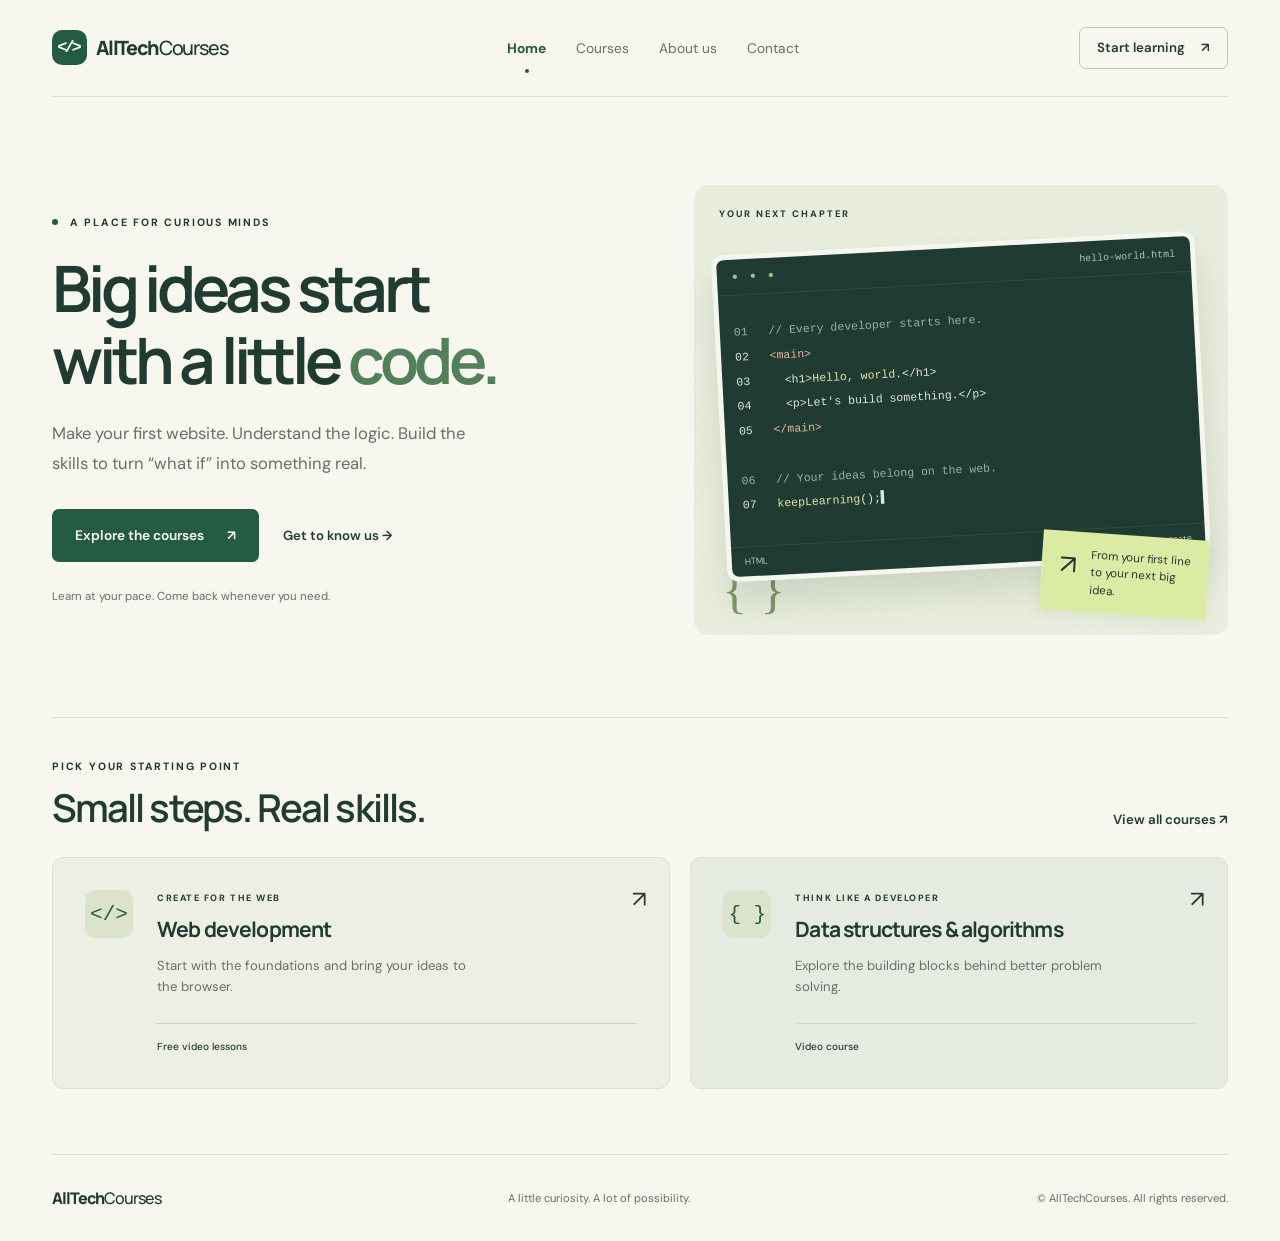
<file: index.html>
<!DOCTYPE html>
<html lang="en">
<head>
    <meta charset="UTF-8">
    <meta name="viewport" content="width=device-width, initial-scale=1.0">
    <meta name="description" content="Explore web development and data structures video courses with AllTechCourses. Learn at your own pace.">
    <title>Learn to build | AllTechCourses</title>
    <link rel="stylesheet" href="styles.css">
</head>
<body>
    <a class="skip-link" href="#main">Skip to content</a>
    <header class="site-header">
        <a class="brand" href="index.html">
            <span class="brand-mark" aria-hidden="true">&lt;/&gt;</span>AllTech<span>Courses</span>
        </a>
        <nav aria-label="Main navigation">
            <a href="index.html" aria-current="page">Home</a>
            <a href="course.html">Courses</a>
            <a href="about.html">About us</a>
            <a href="contact.html">Contact</a>
        </nav>
        <a class="header-cta" href="course.html">Start learning <span aria-hidden="true">↗</span></a>
    </header>

    <main id="main">
        <section class="hero">
            <div class="hero-copy">
                <p class="eyebrow"><span></span> A PLACE FOR CURIOUS MINDS</p>
                <h1>Big ideas start<br>with a little <em>code.</em></h1>
                <p class="intro">Make your first website. Understand the logic. Build the skills to turn “what if” into something real.</p>
                <div class="actions">
                    <a class="button" href="course.html">Explore the courses <span aria-hidden="true">↗</span></a>
                    <a class="text-link" href="about.html">Get to know us <span aria-hidden="true">→</span></a>
                </div>
                <p class="hero-caption">Learn at your pace. Come back whenever you need.</p>
            </div>
            <div class="code-art" aria-label="Illustration of a web development code editor" role="img">
                <div class="art-label">YOUR NEXT CHAPTER</div>
                <div class="editor">
                    <div class="editor-bar">
                        <span>● ● ●</span>
                        <span>hello-world.html</span>
                    </div>
                    <div class="editor-code">
                        <span class="muted">01 &nbsp; // Every developer starts here.</span><br>
                        02 &nbsp; <span class="pink">&lt;main&gt;</span><br>
                        03 &nbsp; &nbsp; &lt;h1&gt;<span class="yellow">Hello, world.</span>&lt;/h1&gt;<br>
                        04 &nbsp; &nbsp; &lt;p&gt;Let's build something.&lt;/p&gt;<br>
                        05 &nbsp; <span class="pink">&lt;/main&gt;</span><br><br>
                        <span class="muted">06 &nbsp; // Your ideas belong on the web.</span><br>
                        07 &nbsp; <span class="yellow">keepLearning</span>();<span class="cursor">▍</span>
                    </div>
                    <div class="editor-bottom">
                        HTML <span>● Ready to create</span>
                    </div>
                </div>
                <div class="art-note">
                    <span aria-hidden="true">↗</span> From your first line<br>to your next big idea.
                </div>
                <span class="art-orbit" aria-hidden="true">{ }</span>
            </div>
        </section>

        <section class="path-section">
            <div class="section-heading">
                <div>
                    <p class="eyebrow">PICK YOUR STARTING POINT</p>
                    <h2>Small steps. Real skills.</h2>
                </div>
                <a class="text-link" href="course.html">View all courses ↗</a>
            </div>
            <div class="paths">
                <a class="path-card" href="course.html#web-development">
                    <span class="course-icon" aria-hidden="true">&lt;/&gt;</span>
                    <div>
                        <p class="eyebrow">CREATE FOR THE WEB</p>
                        <h3>Web development</h3>
                        <p>Start with the foundations and bring your ideas to the browser.</p>
                    </div>
                    <span class="card-arrow" aria-hidden="true">↗</span>
                    <span class="tag">Free video lessons</span>
                </a>
                <a class="path-card alternate" href="course.html#dsa">
                    <span class="course-icon" aria-hidden="true">{ }</span>
                    <div>
                        <p class="eyebrow">THINK LIKE A DEVELOPER</p>
                        <h3>Data structures &amp; algorithms</h3>
                        <p>Explore the building blocks behind better problem solving.</p>
                    </div>
                    <span class="card-arrow" aria-hidden="true">↗</span>
                    <span class="tag">Video course</span>
                </a>
            </div>
        </section>
    </main>

    <footer>
        <a class="brand" href="index.html">AllTech<span>Courses</span></a>
        <p>A little curiosity. A lot of possibility.</p>
        <small>© AllTechCourses. All rights reserved.</small>
    </footer>
</body>
</html>
</file>
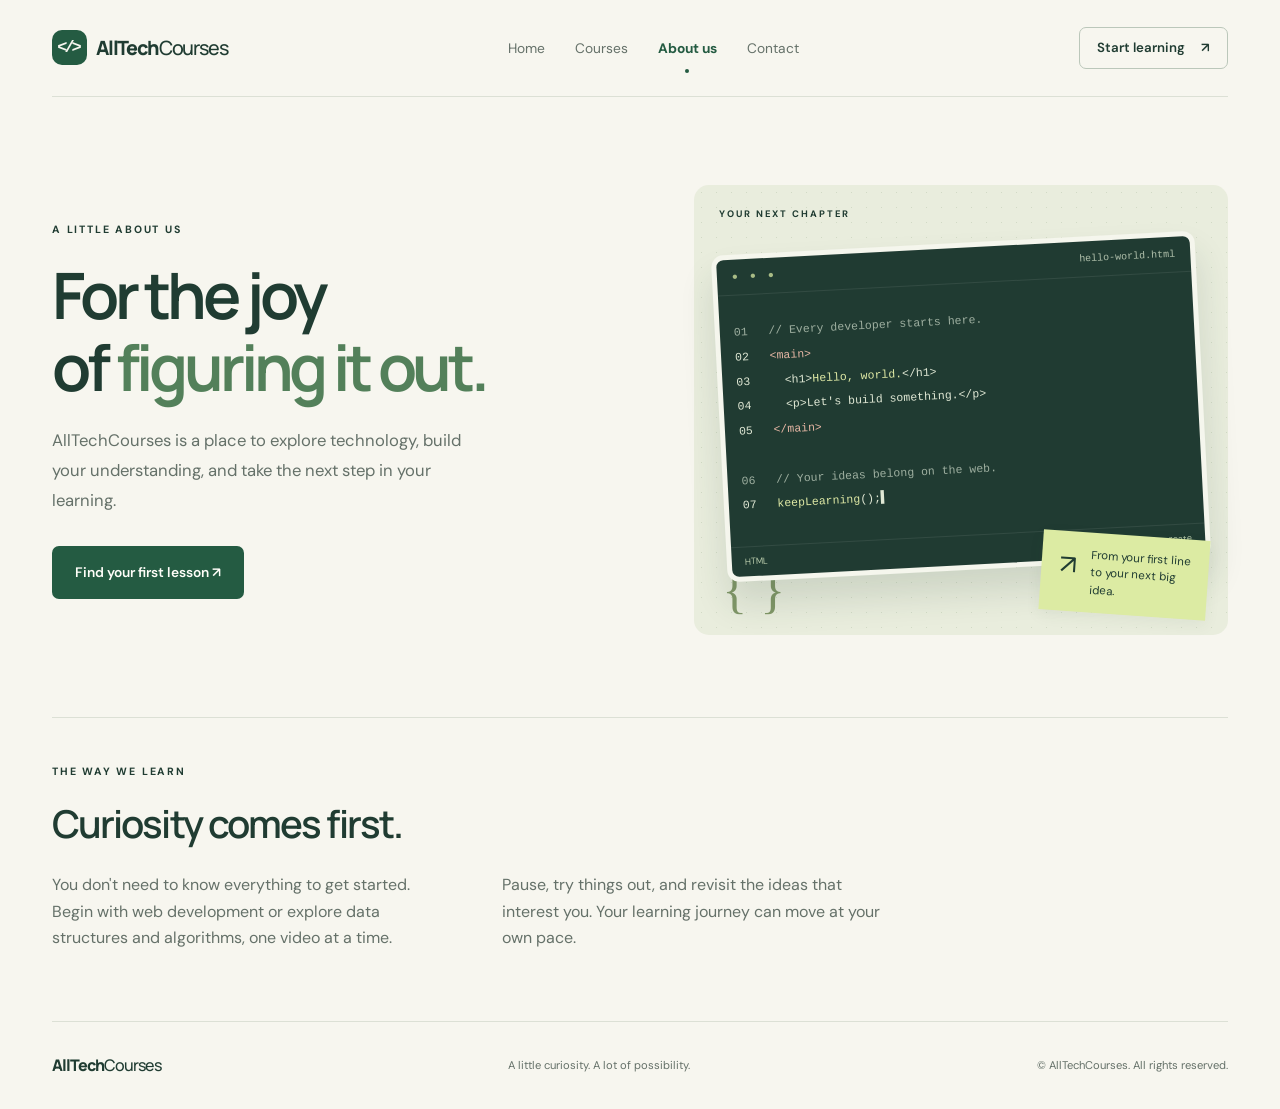
<file: about.html>
<!DOCTYPE html>
<html lang="en">
<head>
    <meta charset="UTF-8">
    <meta name="viewport" content="width=device-width, initial-scale=1.0">
    <meta name="description" content="Explore web development and data structures video courses with AllTechCourses. Learn at your own pace.">
    <title>About us | AllTechCourses</title>
    <link rel="stylesheet" href="styles.css">
</head>
<body>
    <a class="skip-link" href="#main">Skip to content</a>
    <header class="site-header">
        <a class="brand" href="index.html">
            <span class="brand-mark" aria-hidden="true">&lt;/&gt;</span>AllTech<span>Courses</span>
        </a>
        <nav aria-label="Main navigation">
            <a href="index.html">Home</a>
            <a href="course.html">Courses</a>
            <a href="about.html" aria-current="page">About us</a>
            <a href="contact.html">Contact</a>
        </nav>
        <a class="header-cta" href="course.html">Start learning <span aria-hidden="true">↗</span></a>
    </header>

    <main id="main">
        <section class="hero about-hero">
            <div>
                <p class="eyebrow">A LITTLE ABOUT US</p>
                <h1>For the joy<br>of <em>figuring it out.</em></h1>
                <p class="intro">AllTechCourses is a place to explore technology, build your understanding, and take the next step in your learning.</p>
                <a class="button" href="course.html">Find your first lesson ↗</a>
            </div>
            <div class="code-art" aria-label="Illustration of a web development code editor" role="img">
                <div class="art-label">YOUR NEXT CHAPTER</div>
                <div class="editor">
                    <div class="editor-bar">
                        <span>● ● ●</span>
                        <span>hello-world.html</span>
                    </div>
                    <div class="editor-code">
                        <span class="muted">01 &nbsp; // Every developer starts here.</span><br>
                        02 &nbsp; <span class="pink">&lt;main&gt;</span><br>
                        03 &nbsp; &nbsp; &lt;h1&gt;<span class="yellow">Hello, world.</span>&lt;/h1&gt;<br>
                        04 &nbsp; &nbsp; &lt;p&gt;Let's build something.&lt;/p&gt;<br>
                        05 &nbsp; <span class="pink">&lt;/main&gt;</span><br><br>
                        <span class="muted">06 &nbsp; // Your ideas belong on the web.</span><br>
                        07 &nbsp; <span class="yellow">keepLearning</span>();<span class="cursor">▍</span>
                    </div>
                    <div class="editor-bottom">
                        HTML <span>● Ready to create</span>
                    </div>
                </div>
                <div class="art-note">
                    <span aria-hidden="true">↗</span> From your first line<br>to your next big idea.
                </div>
                <span class="art-orbit" aria-hidden="true">{ }</span>
            </div>
        </section>

        <section class="about-panel">
            <p class="eyebrow">THE WAY WE LEARN</p>
            <h2>Curiosity comes first.</h2>
            <div class="about-columns">
                <p>You don't need to know everything to get started. Begin with web development or explore data structures and algorithms, one video at a time.</p>
                <p>Pause, try things out, and revisit the ideas that interest you. Your learning journey can move at your own pace.</p>
            </div>
        </section>
    </main>

    <footer>
        <a class="brand" href="index.html">AllTech<span>Courses</span></a>
        <p>A little curiosity. A lot of possibility.</p>
        <small>© AllTechCourses. All rights reserved.</small>
    </footer>
</body>
</html>
</file>
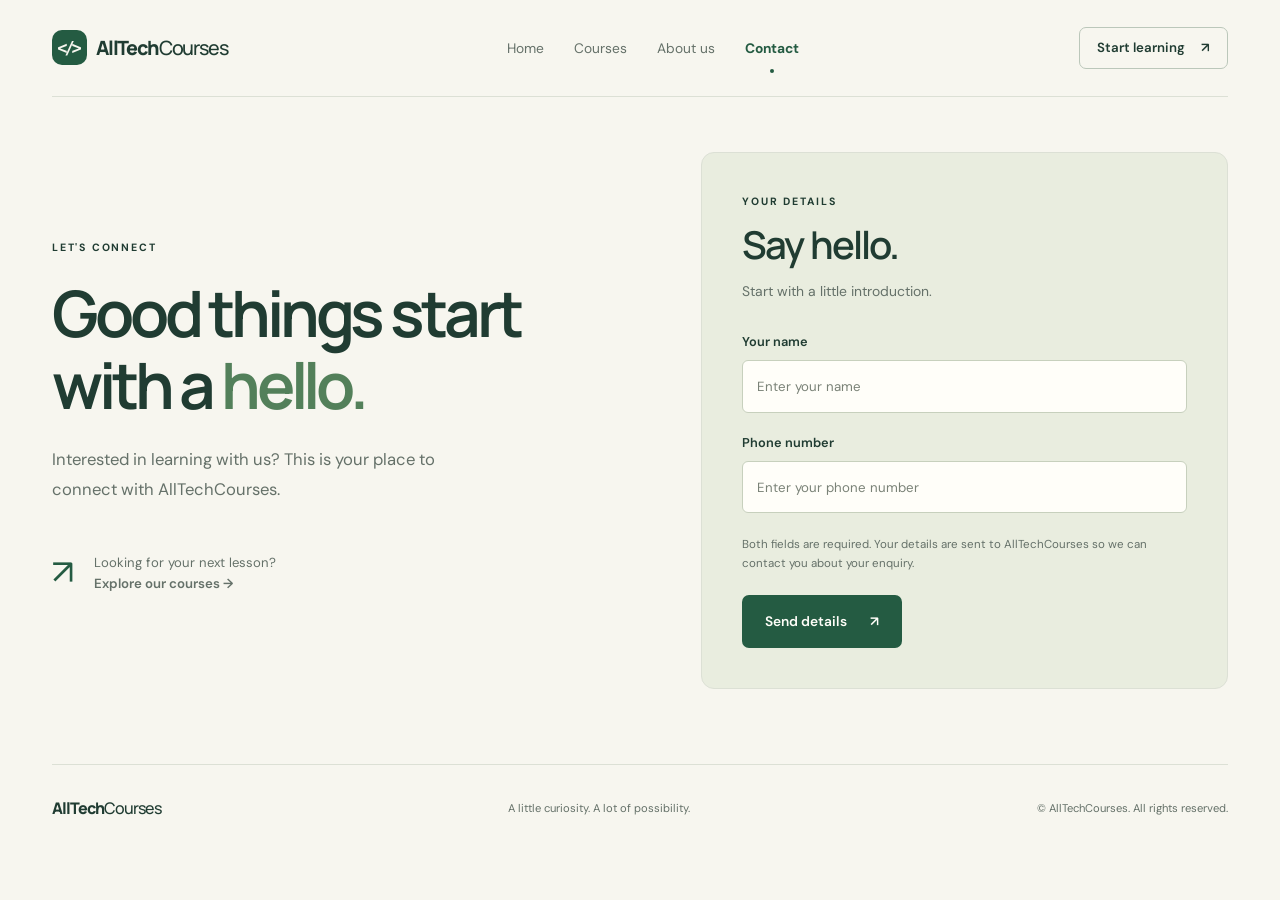
<file: contact.html>
<!DOCTYPE html>
<html lang="en">
<head>
    <meta charset="UTF-8">
    <meta name="viewport" content="width=device-width, initial-scale=1.0">
    <meta name="description" content="Explore web development and data structures video courses with AllTechCourses. Learn at your own pace.">
    <title>Contact | AllTechCourses</title>
    <link rel="stylesheet" href="styles.css">
</head>
<body>
    <a class="skip-link" href="#main">Skip to content</a>
    <header class="site-header">
        <a class="brand" href="index.html">
            <span class="brand-mark" aria-hidden="true">&lt;/&gt;</span>AllTech<span>Courses</span>
        </a>
        <nav aria-label="Main navigation">
            <a href="index.html">Home</a>
            <a href="course.html">Courses</a>
            <a href="about.html">About us</a>
            <a href="contact.html" aria-current="page">Contact</a>
        </nav>
        <a class="header-cta" href="course.html">Start learning <span aria-hidden="true">↗</span></a>
    </header>

    <main id="main">
        <section class="contact-layout">
            <div class="page-intro">
                <p class="eyebrow">LET'S CONNECT</p>
                <h1>Good things start<br>with a <em>hello.</em></h1>
                <p class="intro">Interested in learning with us? This is your place to connect with AllTechCourses.</p>
                <div class="contact-note">
                    <span aria-hidden="true">↗</span>
                    <p>Looking for your next lesson?<br><a class="text-link" href="course.html">Explore our courses →</a></p>
                </div>
            </div>

            <section class="contact-card" aria-labelledby="details-title">
                <p class="eyebrow">YOUR DETAILS</p>
                <h2 id="details-title">Say hello.</h2>
                <p>Start with a little introduction.</p>
                <form name="contact" method="POST" action="thank-you.html" data-netlify="true" netlify-honeypot="bot-field">
                    <input type="hidden" name="form-name" value="contact">
                    <p hidden>
                        <label>Leave this field empty: <input name="bot-field" tabindex="-1" autocomplete="off"></label>
                    </p>
                    <label for="name">Your name</label>
                    <input autocomplete="name" type="text" name="name" id="name" required maxlength="100" pattern=".*\S.*" title="Please enter your name." placeholder="Enter your name">
                    
                    <label for="number">Phone number</label>
                    <input autocomplete="tel" type="tel" name="number" id="number" required minlength="7" maxlength="30" pattern="[+0-9() .\-]{7,30}" title="Enter your phone number using digits, spaces, +, parentheses, or hyphens." placeholder="Enter your phone number">
                    
                    <p class="form-note">Both fields are required. Your details are sent to AllTechCourses so we can contact you about your enquiry.</p>
                    <button class="button form-submit" type="submit">Send details <span aria-hidden="true">↗</span></button>
                </form>
            </section>
        </section>
    </main>

    <footer>
        <a class="brand" href="index.html">AllTech<span>Courses</span></a>
        <p>A little curiosity. A lot of possibility.</p>
        <small>© AllTechCourses. All rights reserved.</small>
    </footer>
</body>
</html>
</file>
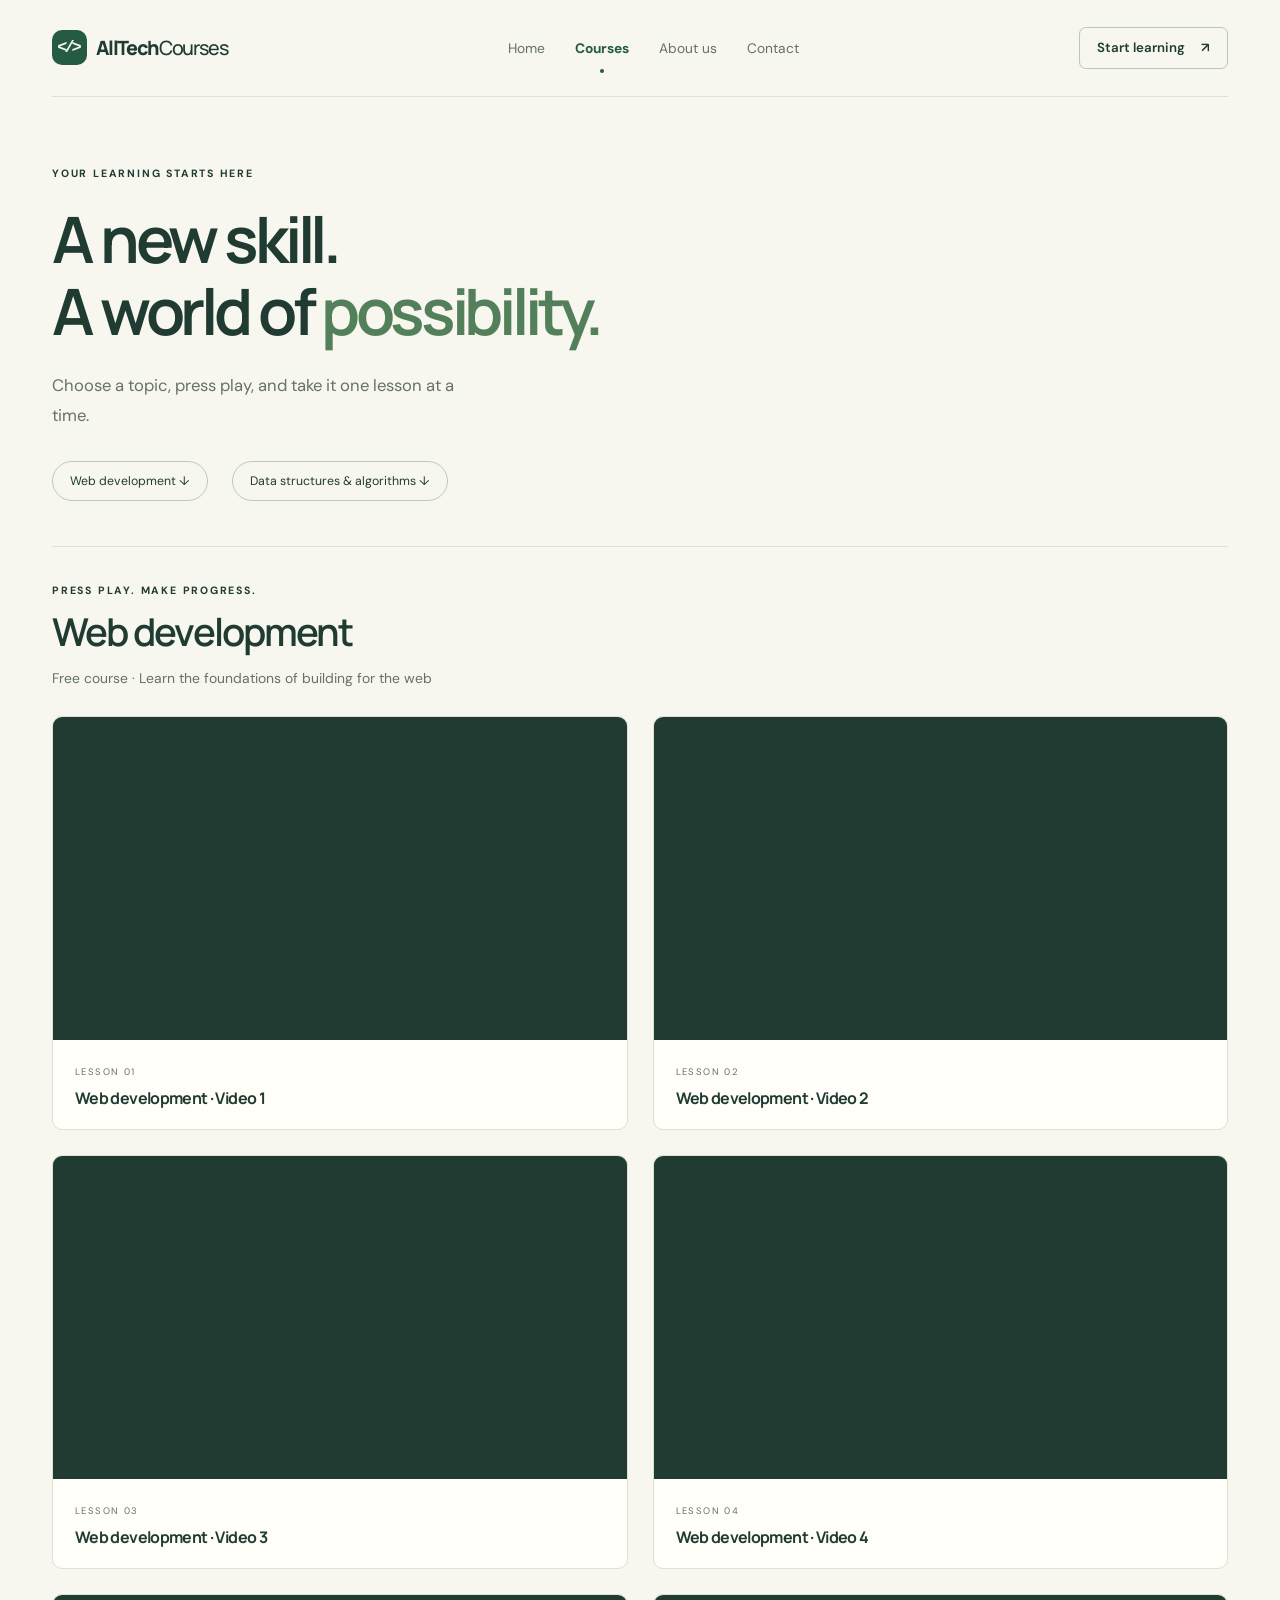
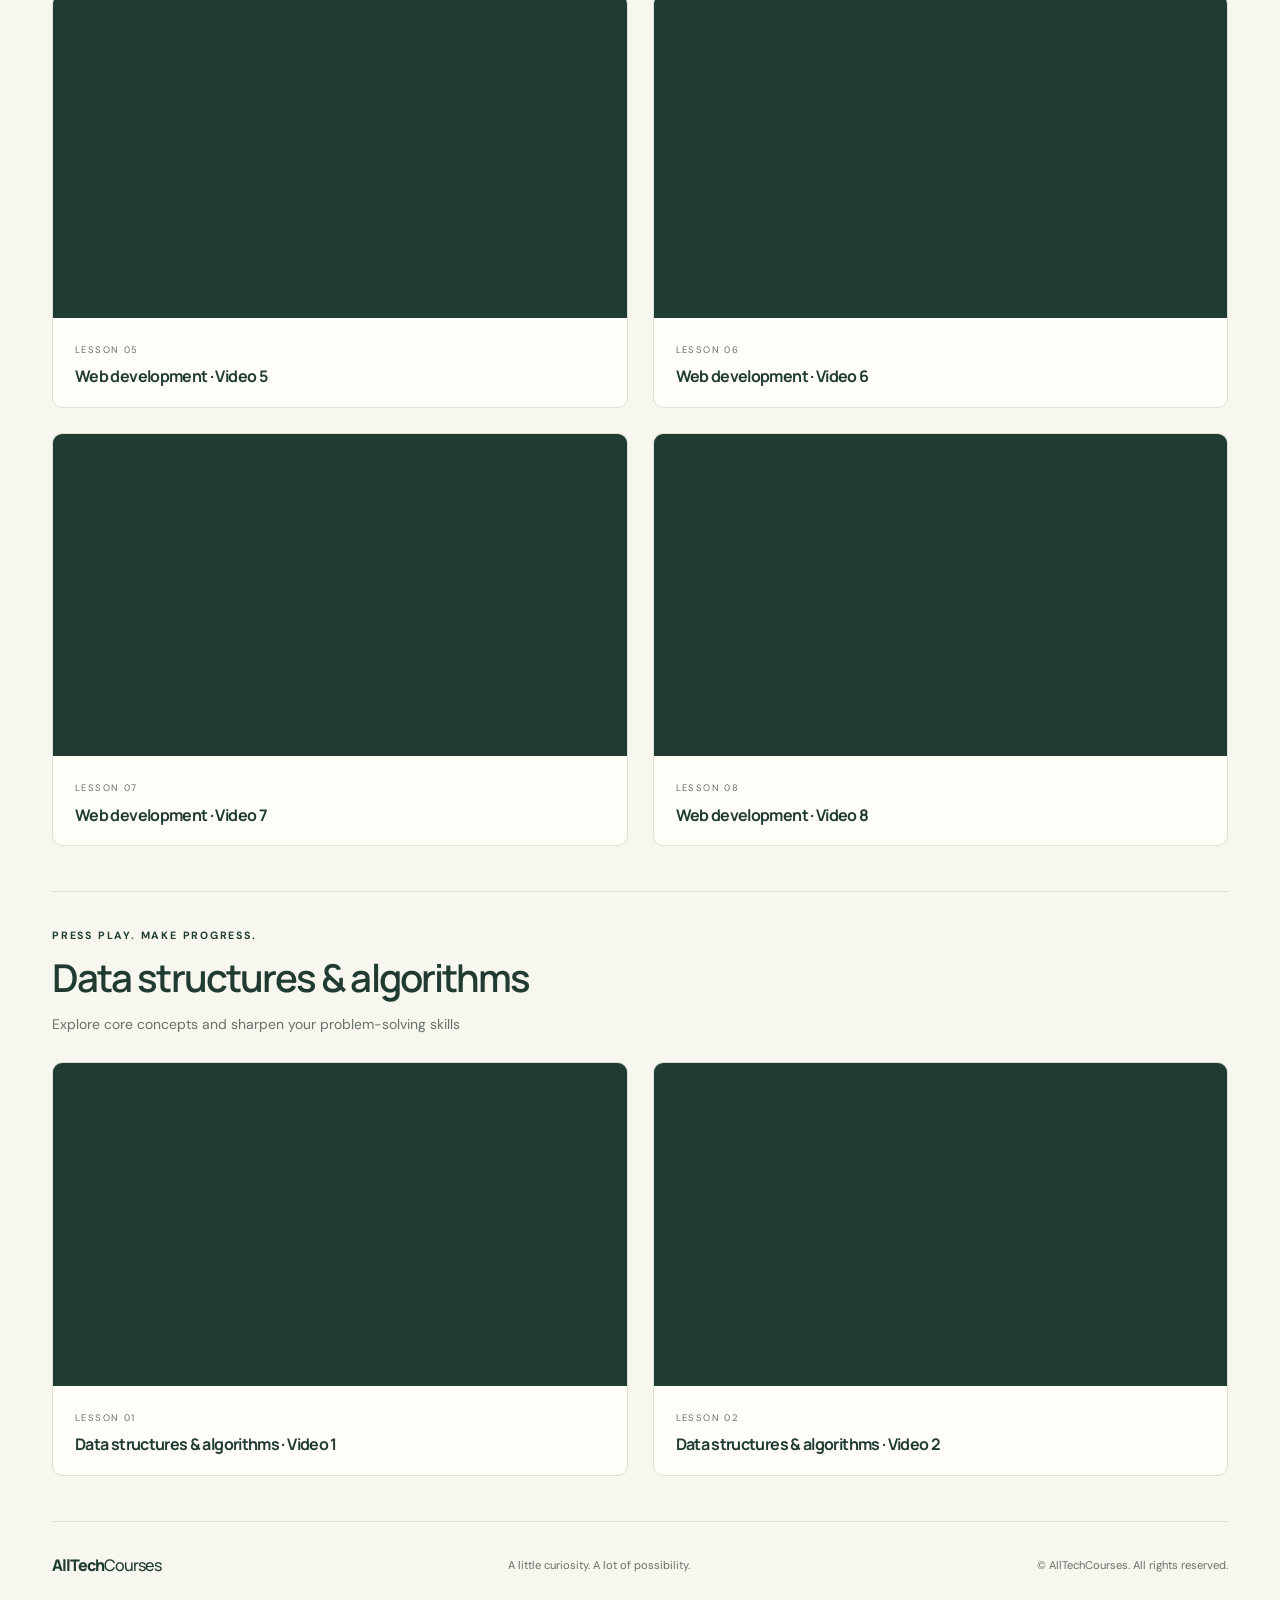
<file: course.html>
<!DOCTYPE html>
<html lang="en">
<head>
    <meta charset="UTF-8">
    <meta name="viewport" content="width=device-width, initial-scale=1.0">
    <meta name="description" content="Explore web development and data structures video courses with AllTechCourses. Learn at your own pace.">
    <title>Explore courses | AllTechCourses</title>
    <link rel="stylesheet" href="styles.css">
</head>
<body>
    <a class="skip-link" href="#main">Skip to content</a>
    <header class="site-header">
        <a class="brand" href="index.html">
            <span class="brand-mark" aria-hidden="true">&lt;/&gt;</span>AllTech<span>Courses</span>
        </a>
        <nav aria-label="Main navigation">
            <a href="index.html">Home</a>
            <a href="course.html" aria-current="page">Courses</a>
            <a href="about.html">About us</a>
            <a href="contact.html">Contact</a>
        </nav>
        <a class="header-cta" href="course.html">Start learning <span aria-hidden="true">↗</span></a>
    </header>

    <main id="main">
        <section class="page-intro">
            <p class="eyebrow">YOUR LEARNING STARTS HERE</p>
            <h1>A new skill.<br>A world of <em>possibility.</em></h1>
            <p class="intro">Choose a topic, press play, and take it one lesson at a time.</p>
            <div class="actions">
                <a class="pill" href="#web-development">Web development ↓</a>
                <a class="pill" href="#dsa">Data structures &amp; algorithms ↓</a>
            </div>
        </section>

        <section class="lesson-section" id="web-development">
            <div class="section-heading">
                <div>
                    <p class="eyebrow">PRESS PLAY. MAKE PROGRESS.</p>
                    <h2>Web development</h2>
                    <p>Free course · Learn the foundations of building for the web</p>
                </div>
            </div>
            <div class="lesson-grid">
                <article class="lesson">
                    <iframe src="https://www.youtube.com/embed/NGYp1zCBthk" title="Web development video 1" loading="lazy" allow="accelerometer; autoplay; clipboard-write; encrypted-media; gyroscope; picture-in-picture; web-share" allowfullscreen></iframe>
                    <div class="lesson-caption">
                        <span>LESSON 01</span>
                        <h3>Web development · Video 1</h3>
                    </div>
                </article>
                <article class="lesson">
                    <iframe src="https://www.youtube.com/embed/NGYp1zCBthk" title="Web development video 2" loading="lazy" allow="accelerometer; autoplay; clipboard-write; encrypted-media; gyroscope; picture-in-picture; web-share" allowfullscreen></iframe>
                    <div class="lesson-caption">
                        <span>LESSON 02</span>
                        <h3>Web development · Video 2</h3>
                    </div>
                </article>
                <article class="lesson">
                    <iframe src="https://www.youtube.com/embed/NGYp1zCBthk" title="Web development video 3" loading="lazy" allow="accelerometer; autoplay; clipboard-write; encrypted-media; gyroscope; picture-in-picture; web-share" allowfullscreen></iframe>
                    <div class="lesson-caption">
                        <span>LESSON 03</span>
                        <h3>Web development · Video 3</h3>
                    </div>
                </article>
                <article class="lesson">
                    <iframe src="https://www.youtube.com/embed/NGYp1zCBthk" title="Web development video 4" loading="lazy" allow="accelerometer; autoplay; clipboard-write; encrypted-media; gyroscope; picture-in-picture; web-share" allowfullscreen></iframe>
                    <div class="lesson-caption">
                        <span>LESSON 04</span>
                        <h3>Web development · Video 4</h3>
                    </div>
                </article>
                <article class="lesson">
                    <iframe src="https://www.youtube.com/embed/NGYp1zCBthk" title="Web development video 5" loading="lazy" allow="accelerometer; autoplay; clipboard-write; encrypted-media; gyroscope; picture-in-picture; web-share" allowfullscreen></iframe>
                    <div class="lesson-caption">
                        <span>LESSON 05</span>
                        <h3>Web development · Video 5</h3>
                    </div>
                </article>
                <article class="lesson">
                    <iframe src="https://www.youtube.com/embed/NGYp1zCBthk" title="Web development video 6" loading="lazy" allow="accelerometer; autoplay; clipboard-write; encrypted-media; gyroscope; picture-in-picture; web-share" allowfullscreen></iframe>
                    <div class="lesson-caption">
                        <span>LESSON 06</span>
                        <h3>Web development · Video 6</h3>
                    </div>
                </article>
                <article class="lesson">
                    <iframe src="https://www.youtube.com/embed/NGYp1zCBthk" title="Web development video 7" loading="lazy" allow="accelerometer; autoplay; clipboard-write; encrypted-media; gyroscope; picture-in-picture; web-share" allowfullscreen></iframe>
                    <div class="lesson-caption">
                        <span>LESSON 07</span>
                        <h3>Web development · Video 7</h3>
                    </div>
                </article>
                <article class="lesson">
                    <iframe src="https://www.youtube.com/embed/NGYp1zCBthk" title="Web development video 8" loading="lazy" allow="accelerometer; autoplay; clipboard-write; encrypted-media; gyroscope; picture-in-picture; web-share" allowfullscreen></iframe>
                    <div class="lesson-caption">
                        <span>LESSON 08</span>
                        <h3>Web development · Video 8</h3>
                    </div>
                </article>
            </div>
        </section>

        <section class="lesson-section" id="dsa">
            <div class="section-heading">
                <div>
                    <p class="eyebrow">PRESS PLAY. MAKE PROGRESS.</p>
                    <h2>Data structures &amp; algorithms</h2>
                    <p>Explore core concepts and sharpen your problem-solving skills</p>
                </div>
            </div>
            <div class="lesson-grid">
                <article class="lesson">
                    <iframe src="https://www.youtube.com/embed/OtYEY2htIjM" title="Data structures &amp; algorithms video 1" loading="lazy" allow="accelerometer; autoplay; clipboard-write; encrypted-media; gyroscope; picture-in-picture; web-share" allowfullscreen></iframe>
                    <div class="lesson-caption">
                        <span>LESSON 01</span>
                        <h3>Data structures &amp; algorithms · Video 1</h3>
                    </div>
                </article>
                <article class="lesson">
                    <iframe src="https://www.youtube.com/embed/cKeKp17afZw" title="Data structures &amp; algorithms video 2" loading="lazy" allow="accelerometer; autoplay; clipboard-write; encrypted-media; gyroscope; picture-in-picture; web-share" allowfullscreen></iframe>
                    <div class="lesson-caption">
                        <span>LESSON 02</span>
                        <h3>Data structures &amp; algorithms · Video 2</h3>
                    </div>
                </article>
            </div>
        </section>
    </main>

    <footer>
        <a class="brand" href="index.html">AllTech<span>Courses</span></a>
        <p>A little curiosity. A lot of possibility.</p>
        <small>© AllTechCourses. All rights reserved.</small>
    </footer>
</body>
</html>
</file>
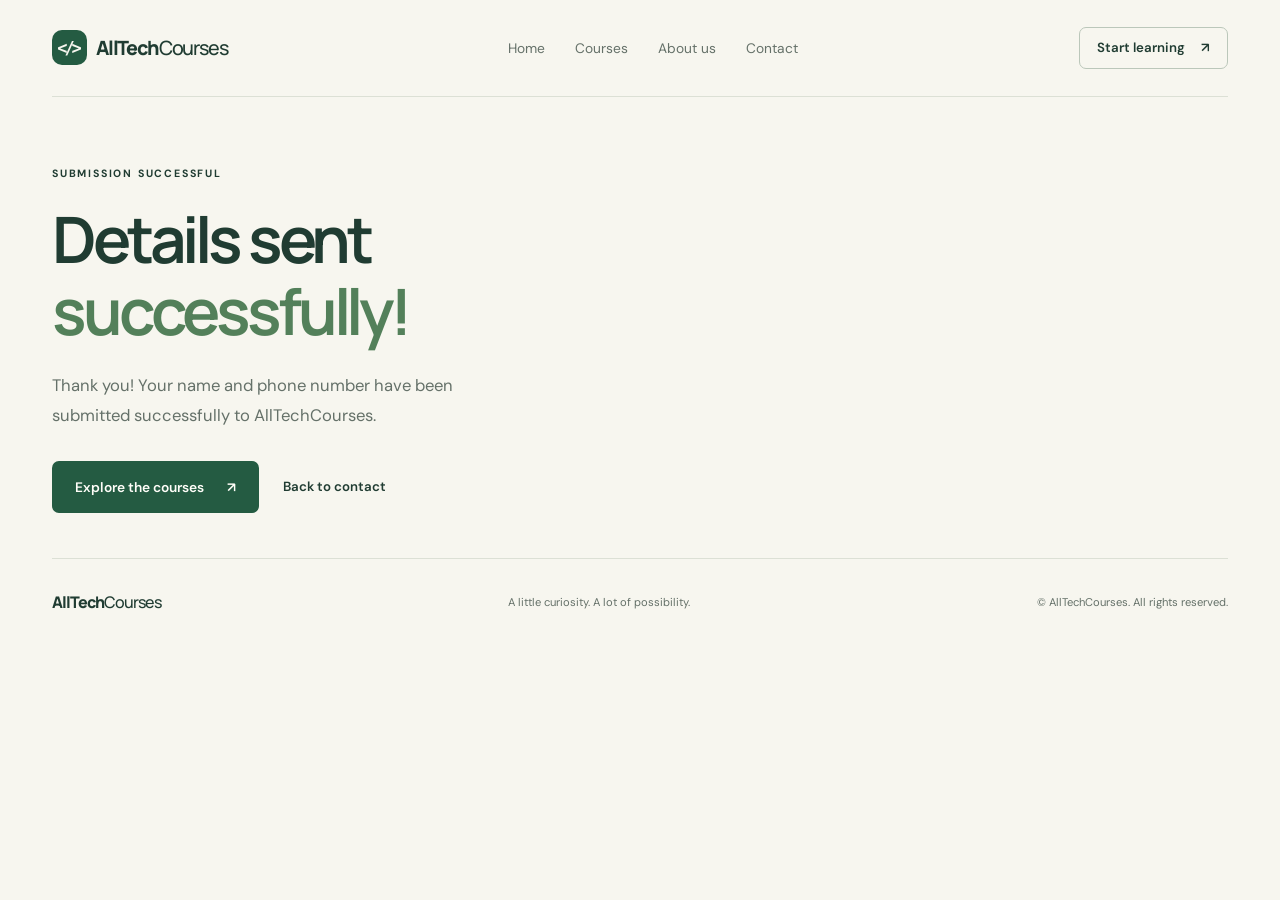
<file: thank-you.html>
<!DOCTYPE html>
<html lang="en">
<head>
    <meta charset="UTF-8">
    <meta name="viewport" content="width=device-width, initial-scale=1.0">
    <meta name="description" content="Explore web development and data structures video courses with AllTechCourses. Learn at your own pace.">
    <meta name="robots" content="noindex">
    <title>Thank you | AllTechCourses</title>
    <link rel="stylesheet" href="styles.css">
</head>
<body>
    <a class="skip-link" href="#main">Skip to content</a>
    <header class="site-header">
        <a class="brand" href="index.html">
            <span class="brand-mark" aria-hidden="true">&lt;/&gt;</span>AllTech<span>Courses</span>
        </a>
        <nav aria-label="Main navigation">
            <a href="index.html">Home</a>
            <a href="course.html">Courses</a>
            <a href="about.html">About us</a>
            <a href="contact.html">Contact</a>
        </nav>
        <a class="header-cta" href="course.html">Start learning <span aria-hidden="true">↗</span></a>
    </header>

    <main id="main">
        <section class="page-intro">
            <p class="eyebrow">SUBMISSION SUCCESSFUL</p>
            <h1>Details sent<br><em>successfully!</em></h1>
            <p class="intro">Thank you! Your name and phone number have been submitted successfully to AllTechCourses.</p>
            <div class="actions">
                <a class="button" href="course.html">Explore the courses <span aria-hidden="true">↗</span></a>
                <a class="text-link" href="contact.html">Back to contact</a>
            </div>
        </section>
    </main>

    <footer>
        <a class="brand" href="index.html">AllTech<span>Courses</span></a>
        <p>A little curiosity. A lot of possibility.</p>
        <small>© AllTechCourses. All rights reserved.</small>
    </footer>
</body>
</html>
</file>
<file: styles.css>
@import url('https://fonts.googleapis.com/css2?family=DM+Sans:wght@400;450;500;600;650;700&family=Manrope:wght@400;500;600;650;700;750;800&display=swap');

:root {
    --paper: #f7f6ef;
    --ink: #203c32;
    --green: #245b42;
    --muted: #657169;
    --line: #dce0d5;
    --lime: #dceba3;
    --white: #fffef9;
}

* {
    box-sizing: border-box;
}

html {
    scroll-behavior: smooth;
    scroll-padding-top: 30px;
}

body {
    margin: 0;
    background: var(--paper);
    color: var(--ink);
    font-family: 'DM Sans', sans-serif;
    font-size: 16px;
    line-height: 1.65;
}

a {
    color: inherit;
    text-decoration: none;
    transition: color 0.2s, background 0.2s, transform 0.2s;
}

button,
input {
    font: inherit;
}

a,
input {
    -webkit-tap-highlight-color: transparent;
}

a:focus-visible,
input:focus-visible {
    outline: 3px solid #ab762f;
    outline-offset: 5px;
}

h1,
h2,
h3,
p {
    margin: 0;
}

h1,
h2,
h3,
.brand {
    font-family: 'Manrope', sans-serif;
}

h1 {
    font-size: clamp(2.8rem, 5vw, 4.7rem);
    line-height: 1.12;
    font-weight: 650;
    letter-spacing: -0.065em;
}

h1 em {
    font-style: normal;
    color: #53805a;
}

h2 {
    font-size: clamp(1.8rem, 3vw, 2.55rem);
    font-weight: 600;
    line-height: 1.2;
    letter-spacing: -0.05em;
}

h3 {
    font-size: 1.45rem;
    line-height: 1.3;
    letter-spacing: -0.04em;
}

main,
.site-header,
footer {
    width: min(1240px, calc(100% - 104px));
    margin-inline: auto;
}

/* Header */
.site-header {
    display: flex;
    align-items: center;
    justify-content: space-between;
    gap: 25px;
    padding-block: 27px;
    border-bottom: 1px solid var(--line);
}

.brand {
    display: inline-flex;
    align-items: center;
    font-size: 1.23rem;
    font-weight: 800;
    letter-spacing: -0.06em;
    white-space: nowrap;
}

.brand > span:last-child {
    font-weight: 500;
}

.brand-mark {
    display: grid;
    place-items: center;
    background: var(--green);
    color: var(--paper);
    width: 35px;
    height: 35px;
    margin-right: 9px;
    border-radius: 10px;
    font-family: monospace;
    font-size: 17px;
    letter-spacing: -3px;
    padding-right: 3px;
}

.site-header nav {
    display: flex;
    gap: 30px;
    font-size: 0.86rem;
}

.site-header nav a {
    padding: 5px 0;
    color: var(--muted);
    position: relative;
}

.site-header nav a[aria-current] {
    color: var(--green);
    font-weight: 700;
}

.site-header nav a[aria-current]::after {
    content: '';
    position: absolute;
    bottom: -9px;
    left: calc(50% - 2px);
    width: 4px;
    height: 4px;
    border-radius: 50%;
    background: var(--green);
}

.site-header nav a:hover,
.text-link:hover {
    color: #77914b;
}

.header-cta {
    border: 1px solid #bbc7ba;
    border-radius: 7px;
    padding: 9px 17px;
    font-size: 0.83rem;
    font-weight: 600;
}

.header-cta span {
    margin-left: 13px;
}

.header-cta:hover {
    background: var(--lime);
}

/* Hero Section */
.hero {
    display: grid;
    grid-template-columns: 1.1fr 1fr;
    gap: 55px;
    align-items: center;
    padding: 88px 0 82px;
}

.eyebrow {
    font-size: 0.66rem;
    letter-spacing: 0.17em;
    font-weight: 700;
    margin-bottom: 21px;
}

.eyebrow > span {
    display: inline-block;
    background: var(--green);
    width: 6px;
    height: 6px;
    border-radius: 50%;
    margin: 0 7px 1px 0;
}

.intro {
    font-size: 1.04rem;
    line-height: 1.8;
    color: var(--muted);
    max-width: 420px;
    margin: 24px 0 30px;
}

.actions {
    display: flex;
    align-items: center;
    gap: 24px;
    flex-wrap: wrap;
}

.button {
    display: inline-flex;
    align-items: center;
    gap: 23px;
    background: var(--green);
    color: var(--white);
    padding: 15px 23px;
    border-radius: 7px;
    font-size: 0.86rem;
    font-weight: 600;
}

.button:hover {
    background: #173f2d;
    transform: translateY(-2px);
}

.text-link {
    font-size: 0.83rem;
    font-weight: 600;
}

.hero-caption {
    margin-top: 25px;
    font-size: 0.72rem;
    color: var(--muted);
}

/* Code Art / Graphic */
.code-art {
    position: relative;
    background: #e9eddd;
    border-radius: 15px;
    min-height: 392px;
    padding: 58px 25px 65px;
    isolation: isolate;
    background-image: radial-gradient(#a1b39555 0.8px, transparent 0.8px);
    background-size: 15px 15px;
}

.art-label {
    position: absolute;
    top: 22px;
    left: 25px;
    font-size: 0.59rem;
    letter-spacing: 0.2em;
    font-weight: 700;
}

.editor {
    position: relative;
    z-index: 1;
    background: #203b32;
    color: #e0e8d5;
    border: 5px solid #f5f6ed;
    border-radius: 12px;
    box-shadow: 0 22px 34px #263f3224;
    transform: rotate(-3deg);
}

.editor-bar {
    display: flex;
    justify-content: space-between;
    align-items: center;
    padding: 12px 15px;
    border-bottom: 1px solid #ffffff15;
    font: 10px monospace;
    color: #b1c1ac;
}

.editor-bar > span:first-child {
    color: #a8bb85;
    letter-spacing: 3px;
}

.editor-code {
    padding: 25px 14px 28px;
    font: clamp(9px, 0.9vw, 12px) / 2.15 monospace;
    white-space: nowrap;
}

.muted {
    color: #9eafa0;
}

.pink {
    color: #e7b7a5;
}

.yellow {
    color: #dfe9a5;
}

.editor-bottom {
    border-top: 1px solid #ffffff15;
    padding: 7px 13px;
    font-size: 9px;
    display: flex;
    justify-content: space-between;
    color: #b7caaa;
}

.art-note {
    position: absolute;
    bottom: 20px;
    right: 20px;
    background: var(--lime);
    padding: 14px 18px;
    transform: rotate(4deg);
    font-size: 0.72rem;
    line-height: 1.5;
    z-index: 2;
    box-shadow: 0 5px 15px #364d3210;
}

.art-note > span {
    float: left;
    font-size: 27px;
    margin-right: 14px;
}

.art-orbit {
    position: absolute;
    bottom: 16px;
    left: 28px;
    font: 52px Georgia, serif;
    color: #819768;
}

/* Path Section */
.section-heading {
    display: flex;
    justify-content: space-between;
    align-items: end;
    gap: 20px;
    margin-bottom: 26px;
}

.section-heading .eyebrow {
    margin-bottom: 10px;
}

.path-section {
    padding: 40px 0 65px;
    border-top: 1px solid var(--line);
}

.paths {
    display: grid;
    grid-template-columns: 1.15fr 1fr;
    gap: 20px;
}

.path-card {
    position: relative;
    display: grid;
    grid-template-columns: 52px 1fr;
    align-content: start;
    gap: 20px;
    padding: 32px;
    border: 1px solid var(--line);
    border-radius: 11px;
    background: #eeefe4;
}

.path-card.alternate {
    background: #e6ebe2;
}

.course-icon {
    display: grid;
    place-items: center;
    align-self: start;
    width: 48px;
    height: 48px;
    border-radius: 10px;
    background: #dbe3cd;
    font: 21px monospace;
    color: var(--green);
}

.path-card .eyebrow {
    font-size: 0.57rem;
    margin: 1px 0 9px;
}

.path-card h3 {
    font-size: 1.32rem;
    margin-right: 15px;
}

.path-card p:not(.eyebrow) {
    color: var(--muted);
    font-size: 0.82rem;
    max-width: 315px;
    margin-top: 12px;
}

.card-arrow {
    position: absolute;
    right: 23px;
    top: 23px;
    font-size: 23px;
}

.tag {
    grid-column: 2;
    font-size: 0.63rem;
    font-weight: 500;
    border-top: 1px solid #cdd5c4;
    padding-top: 15px;
    margin-top: 5px;
}

.path-card:hover {
    transform: translateY(-4px);
    border-color: #8ea17e;
}

/* Lessons Page */
.page-intro {
    padding: 68px 0 45px;
}

.page-intro h1 {
    font-size: clamp(2.8rem, 5vw, 4.3rem);
}

.pill {
    font-size: 0.77rem;
    border: 1px solid #becbbb;
    border-radius: 30px;
    padding: 9px 17px;
}

.pill:hover {
    background: var(--lime);
}

.lesson-section {
    padding: 35px 0 45px;
    border-top: 1px solid var(--line);
}

.lesson-section .section-heading p:not(.eyebrow) {
    font-size: 0.87rem;
    color: var(--muted);
    margin-top: 12px;
}

.lesson-grid {
    display: grid;
    grid-template-columns: repeat(2, minmax(0, 1fr));
    gap: 25px;
}

.lesson {
    overflow: hidden;
    border: 1px solid var(--line);
    background: var(--white);
    border-radius: 10px;
}

.lesson iframe {
    display: block;
    width: 100%;
    aspect-ratio: 16 / 9;
    border: 0;
    background: #203b32;
}

.lesson-caption {
    padding: 17px 22px 20px;
}

.lesson-caption > span {
    font-size: 0.59rem;
    letter-spacing: 0.15em;
    color: var(--muted);
}

.lesson-caption h3 {
    font-size: 1rem;
    margin-top: 5px;
}

/* About Page */
.about-panel {
    border-top: 1px solid var(--line);
    padding: 45px 0 70px;
}

.about-columns {
    display: grid;
    grid-template-columns: 1fr 1fr;
    gap: 50px;
    max-width: 850px;
    color: var(--muted);
    margin-top: 25px;
}

/* Contact Page */
.contact-layout {
    display: grid;
    grid-template-columns: 1.1fr 1fr;
    gap: 70px;
    align-items: center;
    min-height: 650px;
    padding: 55px 0 75px;
}

.contact-layout .page-intro {
    padding: 0;
}

.contact-note {
    display: flex;
    align-items: center;
    gap: 20px;
    margin-top: 40px;
    font-size: 0.82rem;
    color: var(--muted);
}

.contact-note > span {
    font-size: 35px;
    color: var(--green);
}

.contact-card {
    background: #e9eddf;
    padding: 40px;
    border: 1px solid var(--line);
    border-radius: 13px;
}

.contact-card .eyebrow {
    margin-bottom: 12px;
}

.contact-card > p:not(.eyebrow) {
    font-size: 0.87rem;
    color: var(--muted);
    margin-top: 12px;
}

form {
    margin-top: 28px;
}

label {
    display: block;
    font-size: 0.8rem;
    font-weight: 600;
    margin: 19px 0 8px;
}

input {
    display: block;
    width: 100%;
    border: 1px solid #c7d0bd;
    background: var(--white);
    border-radius: 6px;
    padding: 12px 14px;
    color: var(--ink);
    min-height: 48px;
}

input::placeholder {
    color: #7a8277;
    font-size: 0.83rem;
}

.form-note {
    font-size: 0.72rem;
    color: var(--muted);
    margin-top: 22px;
}

.form-submit {
    margin-top: 22px;
    border: 0;
    cursor: pointer;
    min-height: 48px;
}

.form-submit:focus-visible {
    outline: 3px solid #ab762f;
    outline-offset: 5px;
}

.form-submit:active {
    transform: translateY(1px);
}

/* Accessibility Skip Link */
.skip-link {
    position: fixed;
    top: 8px;
    left: 8px;
    transform: translateY(-160%);
    z-index: 10;
    background: var(--green);
    color: white;
    padding: 10px 15px;
}

.skip-link:focus {
    transform: none;
}

/* Footer */
footer {
    border-top: 1px solid var(--line);
    padding: 30px 0;
    display: flex;
    align-items: center;
    gap: 28px;
    justify-content: space-between;
}

footer .brand {
    font-size: 1rem;
}

footer p,
footer small {
    font-size: 0.7rem;
    color: var(--muted);
}

/* Animations */
@media (min-width: 800px) and (prefers-reduced-motion: no-preference) {
    .hero-copy,
    .hero > .code-art {
        animation: appear 0.7s both;
    }

    .hero > .code-art {
        animation-delay: 0.12s;
    }

    @keyframes appear {
        from {
            opacity: 0;
            transform: translateY(14px);
        }
        to {
            opacity: 1;
            transform: translateY(0);
        }
    }
}

/* Responsive Breakpoints */
@media (min-width: 1500px) {
    .hero {
        padding-block: 110px;
    }

    .code-art {
        min-height: 425px;
    }
}

@media (max-width: 1050px) {
    main,
    .site-header,
    footer {
        width: calc(100% - 60px);
    }

    .site-header nav {
        gap: 20px;
    }

    .hero {
        gap: 28px;
    }

    .header-cta {
        display: none;
    }

    .path-card {
        padding: 25px;
        grid-template-columns: 1fr;
    }

    .tag {
        grid-column: 1;
    }

    .contact-layout {
        gap: 35px;
    }

    .editor-code {
        font-size: 10px;
    }

    .code-art {
        padding-inline: 14px;
    }
}

@media (max-width: 760px) {
    main,
    .site-header,
    footer {
        width: calc(100% - 36px);
    }

    .site-header {
        flex-direction: column;
        gap: 18px;
        padding: 20px 0;
    }

    .site-header nav {
        width: 100%;
        justify-content: space-between;
        gap: 12px;
        font-size: 0.81rem;
    }

    .site-header nav a[aria-current]::after {
        bottom: -5px;
    }

    .hero {
        grid-template-columns: 1fr;
        padding: 48px 0;
        gap: 38px;
    }

    .hero h1 {
        font-size: clamp(2.9rem, 10vw, 4.2rem);
    }

    .intro {
        font-size: 0.98rem;
        margin-top: 22px;
    }

    .code-art {
        min-height: 350px;
        padding: 55px 26px 60px;
        max-width: 520px;
        width: 100%;
        justify-self: center;
    }

    .editor-code {
        font-size: clamp(9px, 2.4vw, 12px);
    }

    .paths,
    .lesson-grid,
    .about-columns,
    .contact-layout {
        grid-template-columns: 1fr;
    }

    .paths {
        gap: 16px;
    }

    .path-card {
        grid-template-columns: 45px 1fr;
        gap: 17px;
        padding: 26px 22px;
    }

    .tag {
        grid-column: 2;
    }

    .course-icon {
        width: 42px;
        height: 42px;
        font-size: 18px;
    }

    .path-card h3 {
        font-size: 1.2rem;
    }

    .section-heading {
        align-items: start;
    }

    .section-heading > .text-link {
        font-size: 0.72rem;
        white-space: nowrap;
        margin-top: 35px;
    }

    .eyebrow {
        font-size: 0.59rem;
    }

    .path-section {
        padding-block: 32px 45px;
    }

    .section-heading h2 {
        font-size: 1.8rem;
    }

    footer {
        flex-wrap: wrap;
        gap: 12px;
        padding: 25px 0;
    }

    footer p {
        width: 100%;
        order: 3;
    }

    footer small {
        margin-left: auto;
        font-size: 0.61rem;
    }

    .page-intro {
        padding: 45px 0 35px;
    }

    .page-intro h1 {
        font-size: clamp(2.7rem, 9vw, 4rem);
    }

    .contact-layout {
        padding: 48px 0;
        gap: 35px;
        min-height: 0;
    }

    .contact-card {
        padding: 28px;
    }

    .contact-note {
        margin-top: 22px;
    }

    .about-columns {
        gap: 18px;
    }

    .actions {
        gap: 20px;
    }

    .button {
        padding: 14px 18px;
    }

    .about-panel {
        padding-bottom: 45px;
    }
}

@media (prefers-reduced-motion: reduce) {
    html {
        scroll-behavior: auto;
    }

    *,
    *::before,
    *::after {
        animation: none !important;
        transition: none !important;
    }
}
</file>
